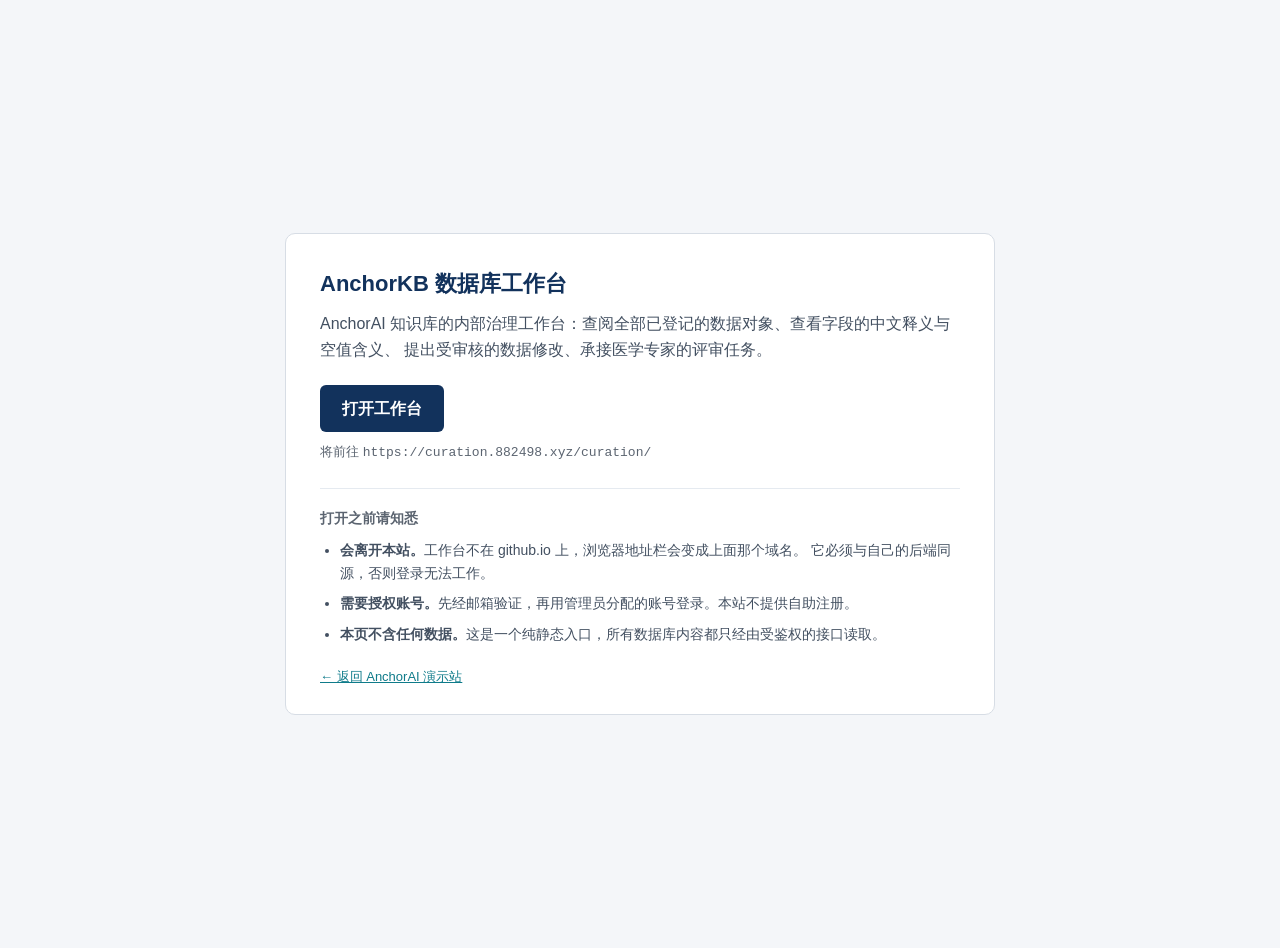
<file: curation/index.html>
<!DOCTYPE html>
<html lang="zh-CN">
<head>
<meta charset="utf-8">
<meta name="viewport" content="width=device-width, initial-scale=1">
<meta name="referrer" content="no-referrer">
<title>AnchorKB 数据库工作台</title>
<link rel="stylesheet" href="assets/entry.css">
</head>
<body class="entry-page">
<main class="entry-card">
  <h1>AnchorKB 数据库工作台</h1>
  <p class="lede">
    AnchorAI 知识库的内部治理工作台：查阅全部已登记的数据对象、查看字段的中文释义与空值含义、
    提出受审核的数据修改、承接医学专家的评审任务。
  </p>

  <a class="entry-cta" href="https://curation.882498.xyz/curation/" rel="noopener">打开工作台</a>

  <p class="entry-host">将前往 <code>https://curation.882498.xyz/curation/</code></p>

  <section class="entry-notes">
    <h2>打开之前请知悉</h2>
    <ul>
      <li><strong>会离开本站。</strong>工作台不在 github.io 上，浏览器地址栏会变成上面那个域名。
        它必须与自己的后端同源，否则登录无法工作。</li>
      <li><strong>需要授权账号。</strong>先经邮箱验证，再用管理员分配的账号登录。本站不提供自助注册。</li>
      <li><strong>本页不含任何数据。</strong>这是一个纯静态入口，所有数据库内容都只经由受鉴权的接口读取。</li>
    </ul>
  </section>

  <p class="entry-back"><a href="../">&#8592; 返回 AnchorAI 演示站</a></p>
</main>
</body>
</html>
</file>
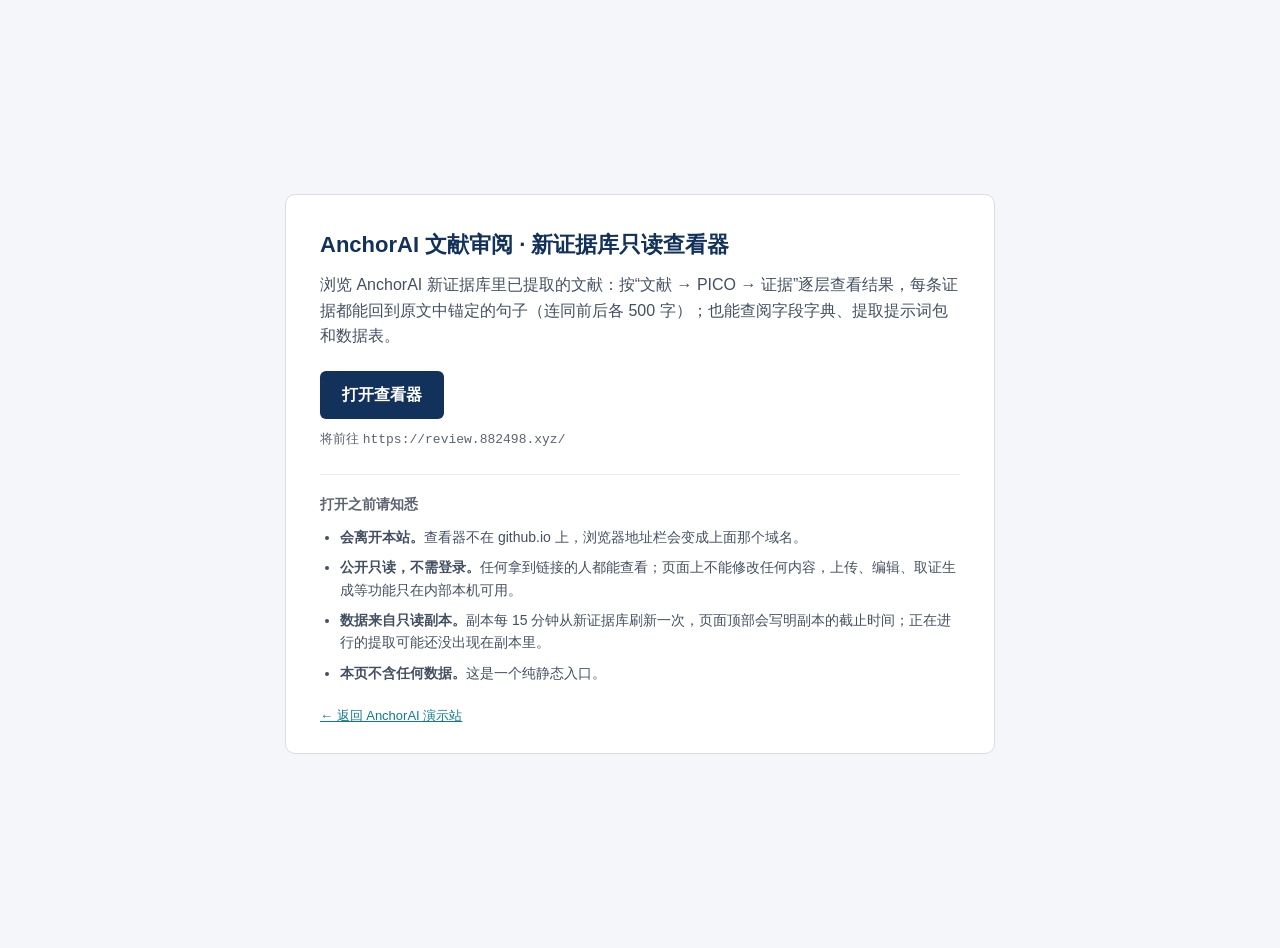
<file: review/index.html>
<!DOCTYPE html>
<html lang="zh-CN">
<head>
<meta charset="utf-8">
<meta name="viewport" content="width=device-width, initial-scale=1">
<meta name="referrer" content="no-referrer">
<title>AnchorAI 文献审阅 · 新证据库只读查看器</title>
<link rel="stylesheet" href="assets/entry.css">
</head>
<body class="entry-page">
<main class="entry-card">
  <h1>AnchorAI 文献审阅 · 新证据库只读查看器</h1>
  <p class="lede">
    浏览 AnchorAI 新证据库里已提取的文献：按“文献 → PICO → 证据”逐层查看结果，每条证据都能回到原文中锚定的句子（连同前后各 500 字）；也能查阅字段字典、提取提示词包和数据表。
  </p>

  <!-- 目标地址只写在这一处（href）；下面“将前往”那一行由脚本从这里读出。 -->
  <a class="entry-cta" id="review-target" href="https://review.882498.xyz/" rel="noopener">打开查看器</a>

  <p class="entry-host" id="review-host" hidden>将前往 <code></code></p>

  <section class="entry-notes">
    <h2>打开之前请知悉</h2>
    <ul>
      <li><strong>会离开本站。</strong>查看器不在 github.io 上，浏览器地址栏会变成上面那个域名。</li>
      <li><strong>公开只读，不需登录。</strong>任何拿到链接的人都能查看；页面上不能修改任何内容，上传、编辑、取证生成等功能只在内部本机可用。</li>
      <li><strong>数据来自只读副本。</strong>副本每 15 分钟从新证据库刷新一次，页面顶部会写明副本的截止时间；正在进行的提取可能还没出现在副本里。</li>
      <li><strong>本页不含任何数据。</strong>这是一个纯静态入口。</li>
    </ul>
  </section>

  <p class="entry-back"><a href="../">&#8592; 返回 AnchorAI 演示站</a></p>
</main>
<script>
  (function () {
    var link = document.getElementById("review-target");
    var host = document.getElementById("review-host");
    host.querySelector("code").textContent = link.href;
    host.hidden = false;
  })();
</script>
</body>
</html>
</file>
<file: curation/assets/entry.css>
/* The only style the demo homepage gains from this project.
   Everything is scoped to #curation-entry so it cannot affect the existing
   page, and the existing page's styles cannot reach into the workbench. */
#curation-entry {
  position: fixed;
  right: 16px;
  bottom: 16px;
  z-index: 9999;
  display: inline-flex;
  align-items: center;
  gap: 6px;
  padding: 8px 14px;
  border-radius: 999px;
  background: #12325c;
  color: #ffffff;
  font: 500 14px/1.4 -apple-system, BlinkMacSystemFont, "Segoe UI", "PingFang SC",
        "Microsoft YaHei", sans-serif;
  text-decoration: none;
  box-shadow: 0 2px 10px rgba(0, 0, 0, .25);
}
#curation-entry:hover { background: #0f7b8a; }
#curation-entry:focus-visible { outline: 2px solid #ffffff; outline-offset: 2px; }
@media (max-width: 640px) {
  #curation-entry { right: 10px; bottom: 10px; padding: 7px 11px; font-size: 13px; }
}

/* ---- /anchorAI-demo/curation/ 入口页 ---------------------------------- */
body.entry-page {
  margin: 0;
  min-height: 100vh;
  display: flex;
  align-items: center;
  justify-content: center;
  padding: 24px;
  background: #f4f6f9;
  color: #1b2430;
  font: 16px/1.6 -apple-system, BlinkMacSystemFont, "Segoe UI", "PingFang SC",
        "Microsoft YaHei", sans-serif;
}
.entry-card {
  max-width: 640px;
  width: 100%;
  background: #fff;
  border: 1px solid #d7dde5;
  border-radius: 10px;
  padding: 32px 34px 26px;
}
.entry-card h1 { margin: 0 0 10px; font-size: 22px; color: #12325c; }
.entry-card .lede { margin: 0 0 22px; color: #43506180; color: #435061; }
.entry-cta {
  display: inline-block;
  background: #12325c;
  color: #fff;
  text-decoration: none;
  padding: 11px 22px;
  border-radius: 6px;
  font-weight: 600;
}
.entry-cta:hover { background: #0f7b8a; }
.entry-cta:focus-visible { outline: 2px solid #0f7b8a; outline-offset: 2px; }
.entry-host { font-size: 13px; color: #5b6470; margin: 10px 0 24px; word-break: break-all; }
.entry-host code { font-family: ui-monospace, SFMono-Regular, Menlo, monospace; }
.entry-notes { border-top: 1px solid #e5eaf0; padding-top: 18px; }
.entry-notes h2 { font-size: 14px; margin: 0 0 10px; color: #5b6470; font-weight: 600; }
.entry-notes ul { margin: 0; padding-left: 20px; font-size: 14px; color: #435061; }
.entry-notes li { margin-bottom: 8px; }
.entry-back { margin: 22px 0 0; font-size: 13px; }
.entry-back a { color: #0f7b8a; }
@media (max-width: 520px) {
  .entry-card { padding: 22px 20px 18px; }
  .entry-card h1 { font-size: 19px; }
}

/* 这颗药丸是 position: fixed 的，页面滚到底时它就停在最后一段文字上面。
   给 body 留出它的高度，让任何内容都不会被永久盖住。 */
body { padding-bottom: 64px; }
@media (max-width: 640px) { body { padding-bottom: 56px; } }
</file>
<file: review/assets/entry.css>
/* /anchorAI-demo/review/ 入口页。版式照抄 curation/assets/entry.css 的入口页部分，
   单独一份，免得这一页依赖工作台那边的文件。首页那颗药丸与 body 底部留白不在这里。 */
body.entry-page {
  margin: 0;
  min-height: 100vh;
  display: flex;
  align-items: center;
  justify-content: center;
  padding: 24px;
  background: #f4f6f9;
  color: #1b2430;
  font: 16px/1.6 -apple-system, BlinkMacSystemFont, "Segoe UI", "PingFang SC",
        "Microsoft YaHei", sans-serif;
}
.entry-card {
  max-width: 640px;
  width: 100%;
  background: #fff;
  border: 1px solid #d7dde5;
  border-radius: 10px;
  padding: 32px 34px 26px;
}
.entry-card h1 { margin: 0 0 10px; font-size: 22px; color: #12325c; }
.entry-card .lede { margin: 0 0 22px; color: #43506180; color: #435061; }
.entry-cta {
  display: inline-block;
  background: #12325c;
  color: #fff;
  text-decoration: none;
  padding: 11px 22px;
  border-radius: 6px;
  font-weight: 600;
}
.entry-cta:hover { background: #0f7b8a; }
.entry-cta:focus-visible { outline: 2px solid #0f7b8a; outline-offset: 2px; }
.entry-host { font-size: 13px; color: #5b6470; margin: 10px 0 24px; word-break: break-all; }
.entry-host code { font-family: ui-monospace, SFMono-Regular, Menlo, monospace; }
.entry-notes { border-top: 1px solid #e5eaf0; padding-top: 18px; }
.entry-notes h2 { font-size: 14px; margin: 0 0 10px; color: #5b6470; font-weight: 600; }
.entry-notes ul { margin: 0; padding-left: 20px; font-size: 14px; color: #435061; }
.entry-notes li { margin-bottom: 8px; }
.entry-back { margin: 22px 0 0; font-size: 13px; }
.entry-back a { color: #0f7b8a; }
@media (max-width: 520px) {
  .entry-card { padding: 22px 20px 18px; }
  .entry-card h1 { font-size: 19px; }
}
</file>
